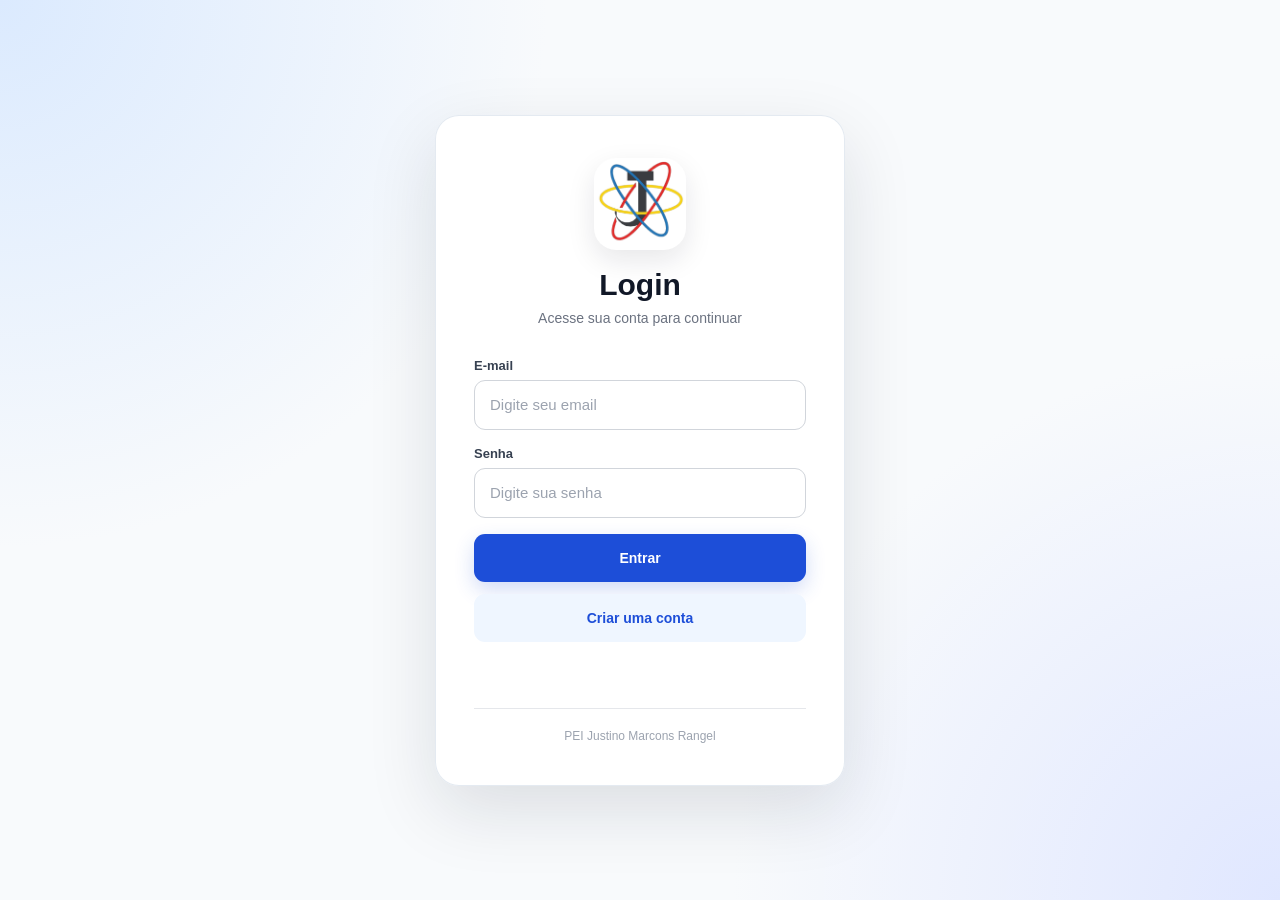
<file: index.html>
<!DOCTYPE html>
<html lang="pt-BR">

<head>
    <meta charset="UTF-8">

    <meta
        name="viewport"
        content="width=device-width, initial-scale=1.0"
    >

    <title>Sistema de Login</title>

    <link rel="stylesheet" href="./style.css">
    <link rel="icon" href="logo-jm-transparente.png" type="image/png">
    
</head>

<body>

    <main class="login">

        <div class="logo">
            <img
                src="./logo-jm-transparente.png"
                alt="Logo JM"
            >
        </div>

        <h1 id="titulo">Login</h1>

        <p class="subtitulo">
            Acesse sua conta para continuar
        </p>

        <!-- LOGIN -->
        <div id="areaLogin">

            <div class="campo">

                <label for="emailLogin">
                    E-mail
                </label>

                <input
                    type="email"
                    id="emailLogin"
                    placeholder="Digite seu email"
                    autocomplete="email"
                >

            </div>

            <div class="campo">

                <label for="senhaLogin">
                    Senha
                </label>

                <input
                    type="password"
                    id="senhaLogin"
                    placeholder="Digite sua senha"
                    autocomplete="current-password"
                >

            </div>

            <button
                class="btn-principal"
                type="button"
                onclick="entrar()"
            >
                Entrar
            </button>

            <button
                class="btn-secundario"
                type="button"
                onclick="mostrarCadastro()"
            >
                Criar uma conta
            </button>

        </div>

        <!-- CADASTRO -->
        <div
            id="areaCadastro"
            style="display: none;"
        >

            <div class="campo">

                <label for="emailCadastro">
                    E-mail
                </label>

                <input
                    type="email"
                    id="emailCadastro"
                    placeholder="Crie seu email"
                    autocomplete="email"
                >

            </div>

            <div class="campo">

                <label for="senhaCadastro">
                    Senha
                </label>

                <input
                    type="password"
                    id="senhaCadastro"
                    placeholder="Crie sua senha"
                    autocomplete="new-password"
                >

            </div>

            <div class="campo">

                <label for="confirmarSenha">
                    Confirmar senha
                </label>

                <input
                    type="password"
                    id="confirmarSenha"
                    placeholder="Confirme sua senha"
                    autocomplete="new-password"
                >

            </div>

            <button
                class="btn-principal"
                type="button"
                onclick="criarConta()"
            >
                Criar conta
            </button>

            <button
                class="btn-secundario"
                type="button"
                onclick="voltarLogin()"
            >
                Voltar para login
            </button>

        </div>

        <p id="mensagem"></p>

        <footer class="rodape-login">
            PEI Justino Marcons Rangel
        </footer>

    </main>

    <script src="./scriptt.js"></script>

</body>

</html>
</file>
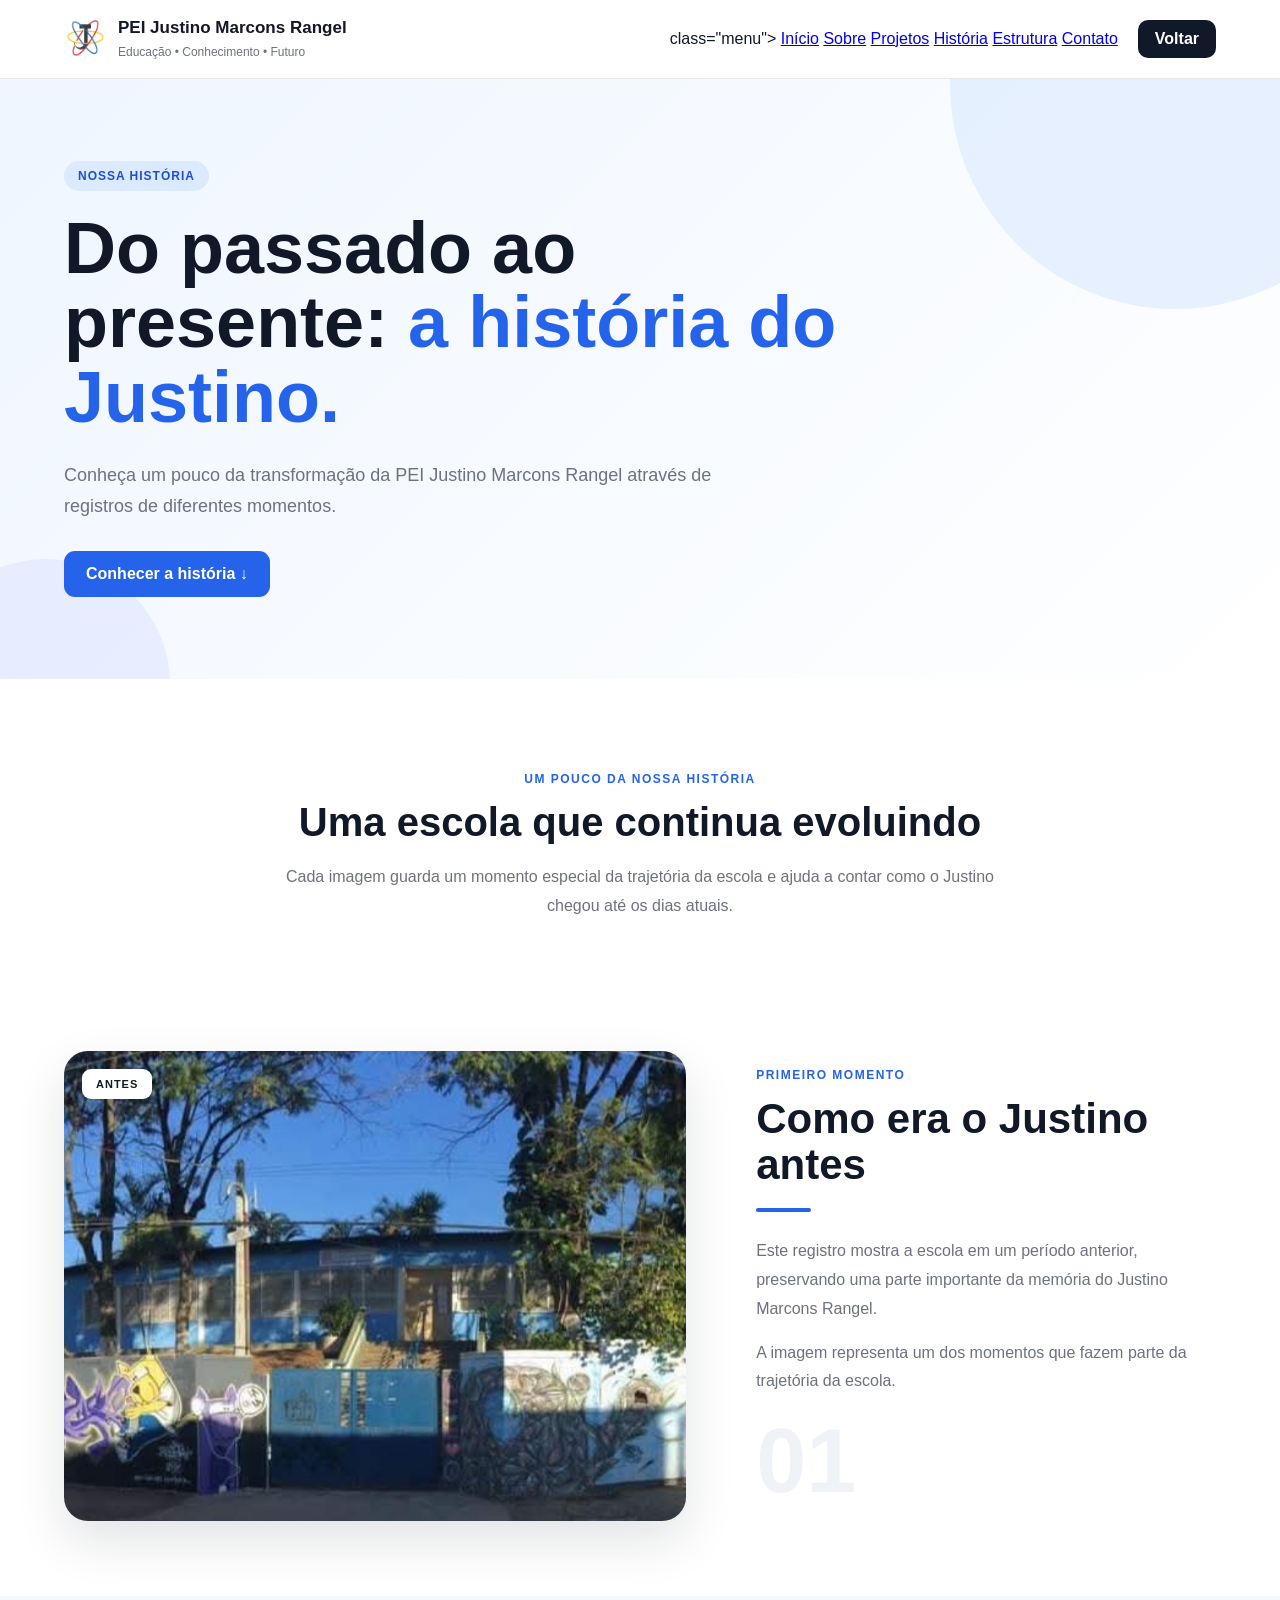
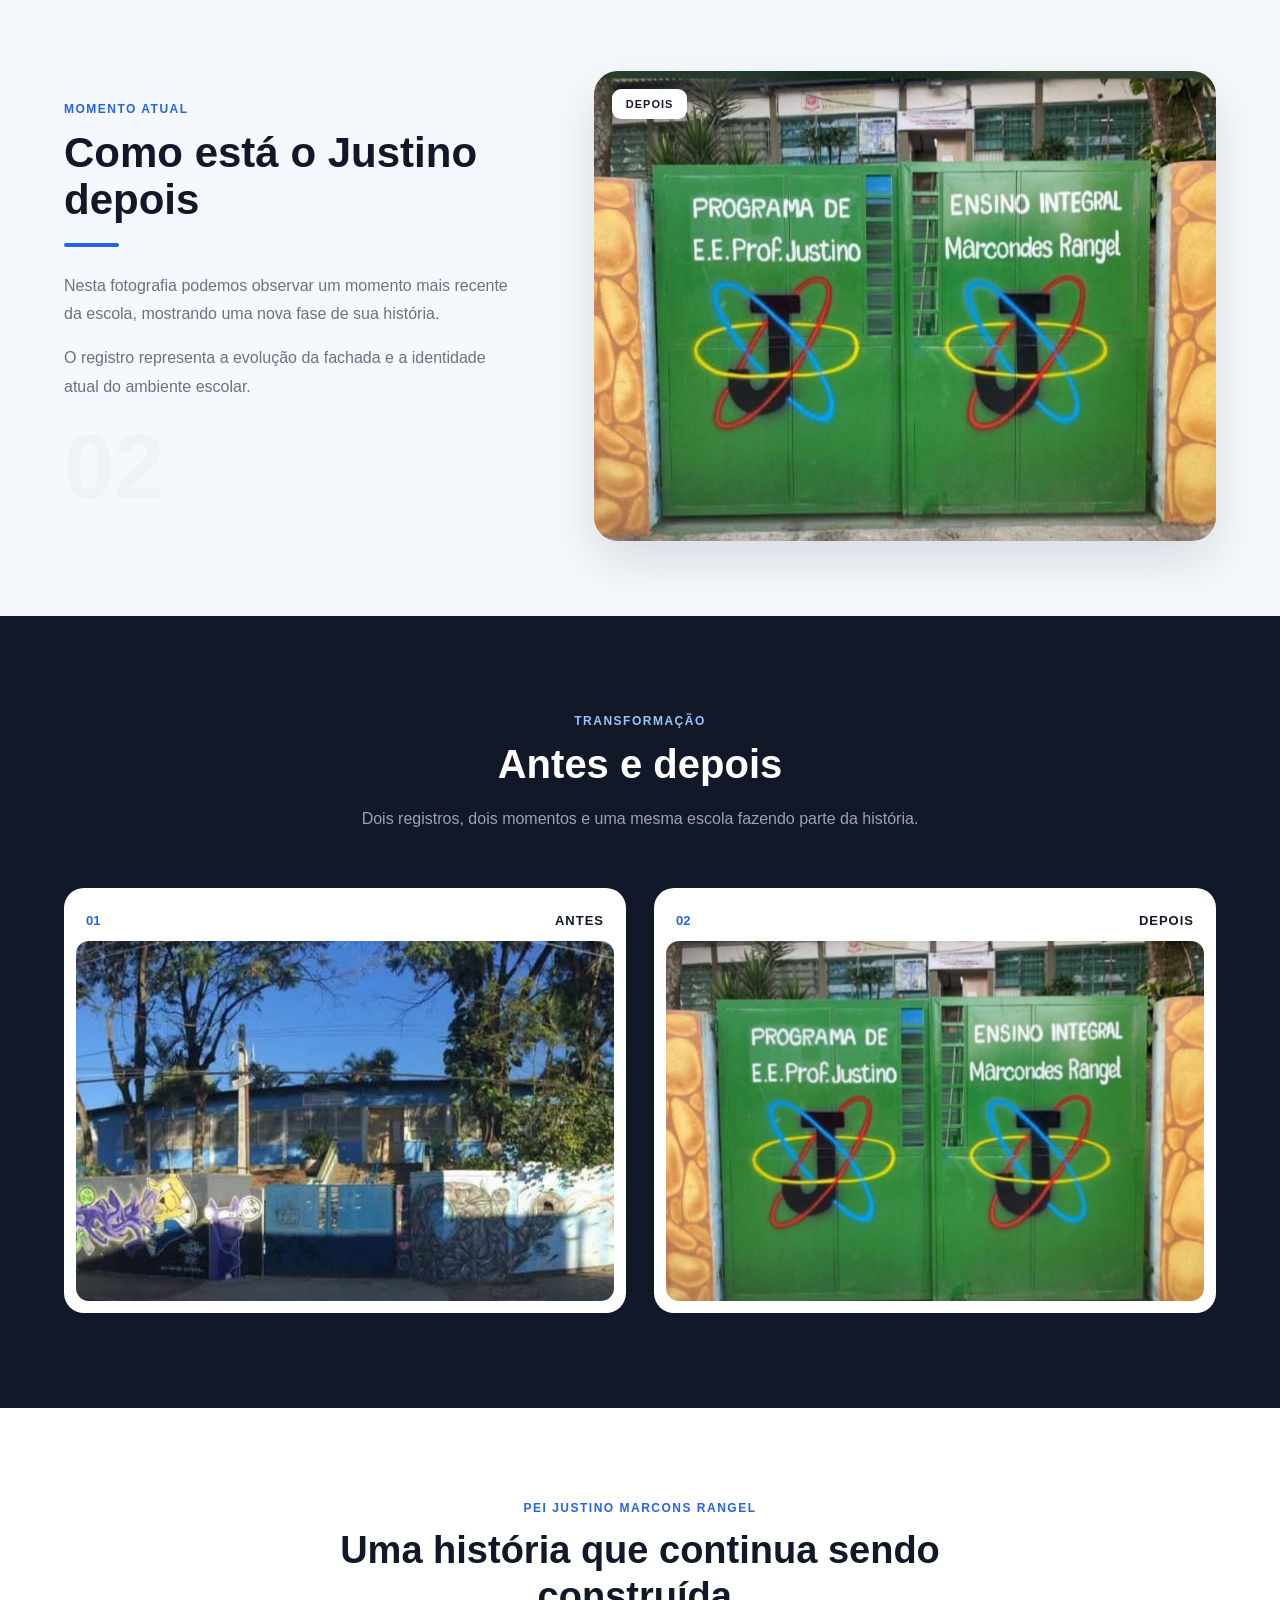
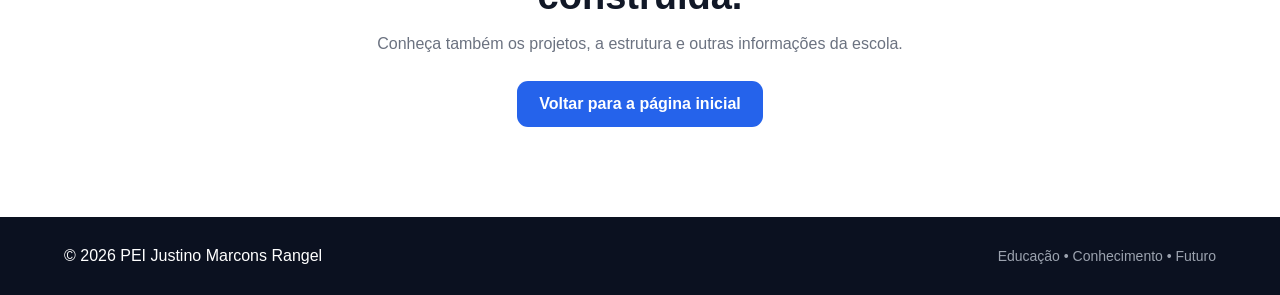
<file: historia.html>
<!DOCTYPE html>
<html lang="pt-BR">

<head>
    <meta charset="UTF-8">
    <meta name="viewport" content="width=device-width, initial-scale=1.0">

    <title>História | PEI Justino Marcons Rangel</title>

    <link rel="stylesheet" href="historia.css">
</head>

<body>

    <!-- CABEÇALHO -->
    <header class="header">

        <div class="container header-content">

            <div class="logo-area">

                <div class="logo-icon">
                    <img
                        src="logo-jm-transparente.png"
                        alt="Logo JM"
                    >
                </div>

                <div class="logo-text">
                    <h1>PEI Justino Marcons Rangel</h1>
                    <span>Educação • Conhecimento • Futuro</span>
                </div>

            </div>

            <nav> class="menu">
                <a href="escola.html#inicio">Início</a>
                <a href="escola.html#sobre">Sobre</a>
                <a href="escola.html#projetos">Projetos</a>
                <a href="historia.html" class="active">História</a>
                <a href="escola.html#estrutura">Estrutura</a>
                <a href="escola.html#contato">Contato</a>
            </nav>

            <a href="escola.html" class="btn-voltar">
                Voltar
            </a>

        </div>

    </header>


    <!-- HERO -->
    <main>

        <section class="hero">

            <div class="hero-background"></div>

            <div class="container hero-content">

                <div class="hero-text">

                    <span class="tag">
                        NOSSA HISTÓRIA
                    </span>

                    <h2>
                        Do passado ao presente:
                        <strong>a história do Justino.</strong>
                    </h2>

                    <p>
                        Conheça um pouco da transformação da
                        PEI Justino Marcons Rangel através de
                        registros de diferentes momentos.
                    </p>

                    <a href="#antes" class="hero-button">
                        Conhecer a história ↓
                    </a>

                </div>

            </div>

        </section>


        <!-- INTRODUÇÃO -->
        <section class="intro">

            <div class="container">

                <div class="section-heading">

                    <span>UM POUCO DA NOSSA HISTÓRIA</span>

                    <h2>
                        Uma escola que continua evoluindo
                    </h2>

                    <p>
                        Cada imagem guarda um momento especial
                        da trajetória da escola e ajuda a contar
                        como o Justino chegou até os dias atuais.
                    </p>

                </div>

            </div>

        </section>


        <!-- ANTES -->
        <section class="history-section" id="antes">

            <div class="container">

                <div class="history-grid">

                    <div class="history-image">

                        <div class="image-label">
                            ANTES
                        </div>

                        <img
                            src="justino-antes.jpg"
                            alt="PEI Justino Marcons Rangel em um período anterior"
                        >

                    </div>


                    <div class="history-content">

                        <span class="small-title">
                            PRIMEIRO MOMENTO
                        </span>

                        <h2>
                            Como era o Justino antes
                        </h2>

                        <div class="line"></div>

                        <p>
                            Este registro mostra a escola em um
                            período anterior, preservando uma
                            parte importante da memória do
                            Justino Marcons Rangel.
                        </p>

                        <p>
                            A imagem representa um dos momentos
                            que fazem parte da trajetória da escola.
                        </p>

                        <div class="number">
                            01
                        </div>

                    </div>

                </div>

            </div>

        </section>


        <!-- DEPOIS -->
        <section class="history-section current" id="depois">

            <div class="container">

                <div class="history-grid reverse">

                    <div class="history-content">

                        <span class="small-title">
                            MOMENTO ATUAL
                        </span>

                        <h2>
                            Como está o Justino depois
                        </h2>

                        <div class="line"></div>

                        <p>
                            Nesta fotografia podemos observar
                            um momento mais recente da escola,
                            mostrando uma nova fase de sua história.
                        </p>

                        <p>
                            O registro representa a evolução
                            da fachada e a identidade atual
                            do ambiente escolar.
                        </p>

                        <div class="number">
                            02
                        </div>

                    </div>


                    <div class="history-image">

                        <div class="image-label">
                            DEPOIS
                        </div>

                        <img
                            src="justino-depois.jpg"
                            alt="PEI Justino Marcons Rangel atualmente"
                        >

                    </div>

                </div>

            </div>

        </section>


        <!-- COMPARAÇÃO -->
        <section class="comparison">

            <div class="container">

                <div class="section-heading light">

                    <span>TRANSFORMAÇÃO</span>

                    <h2>
                        Antes e depois
                    </h2>

                    <p>
                        Dois registros, dois momentos e uma
                        mesma escola fazendo parte da história.
                    </p>

                </div>


                <div class="comparison-grid">

                    <div class="comparison-card">

                        <div class="comparison-header">
                            <span>01</span>
                            <strong>ANTES</strong>
                        </div>

                        <div class="comparison-image">
                            <img
                                src="justino-antes.jpg"
                                alt="Antes"
                            >
                        </div>

                    </div>


                    <div class="comparison-card">

                        <div class="comparison-header">
                            <span>02</span>
                            <strong>DEPOIS</strong>
                        </div>

                        <div class="comparison-image">
                            <img
                                src="justino-depois.jpg"
                                alt="Depois"
                            >
                        </div>

                    </div>

                </div>

            </div>

        </section>


        <!-- FINAL -->
        <section class="final-section">

            <div class="container">

                <span>
                    PEI JUSTINO MARCONS RANGEL
                </span>

                <h2>
                    Uma história que continua sendo construída.
                </h2>

                <p>
                    Conheça também os projetos, a estrutura
                    e outras informações da escola.
                </p>

                <a href="escola.html" class="final-button">
                    Voltar para a página inicial
                </a>

            </div>

        </section>

    </main>


    <!-- RODAPÉ -->
    <footer>

        <div class="container footer-content">

            <p>
                © 2026 PEI Justino Marcons Rangel
            </p>

            <span>
                Educação • Conhecimento • Futuro
            </span>

        </div>

    </footer>


    <script src="historia.js"></script>

</body>
</html>
</file>
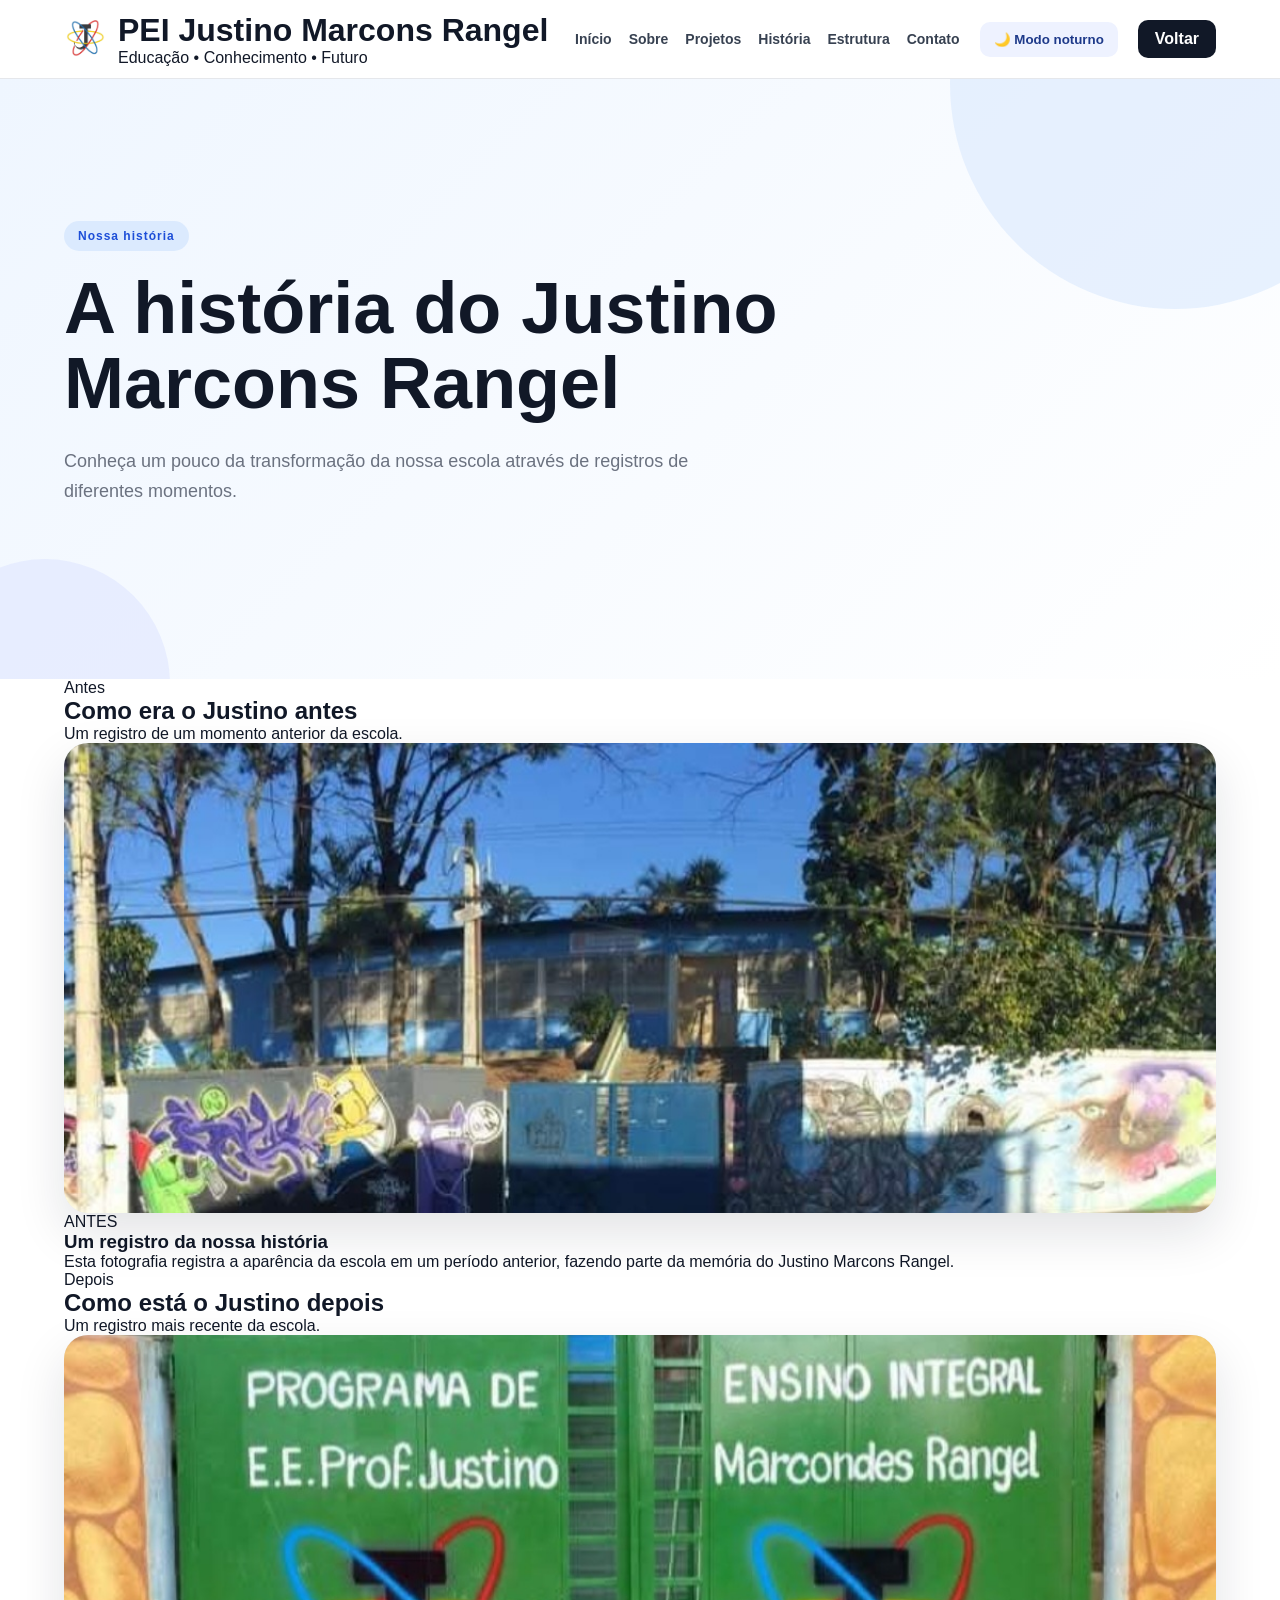
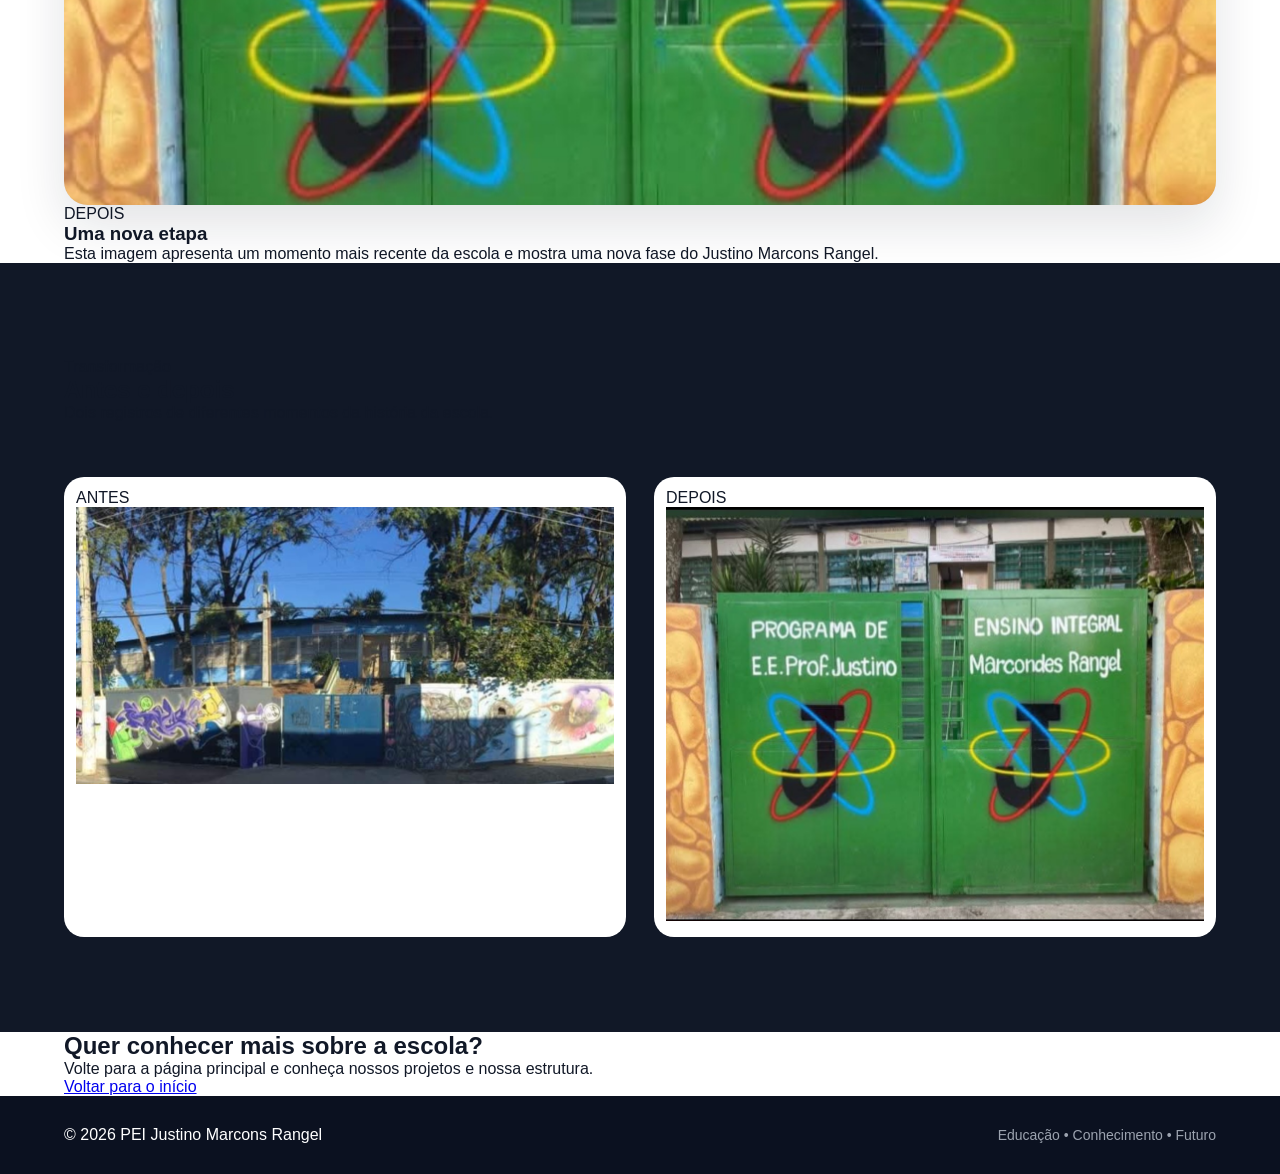
<file: história.html>
<!DOCTYPE html>
<html lang="pt-BR">

<head>
    <meta charset="UTF-8">
    <meta name="viewport" content="width=device-width, initial-scale=1.0">

    <title>História | PEI Justino Marcons Rangel</title>

    <link rel="stylesheet" href="historia.css">
</head>

<body>

    <!-- CABEÇALHO -->
    <header class="header">

        <div class="container header-content">

            <div class="logo-area">
                <div class="logo-icon">
                    <img src="logo-jm-transparente.png"
                         alt="Logo JM">
                </div>

                <div>
                    <h1>PEI Justino Marcons Rangel</h1>
                    <span>Educação • Conhecimento • Futuro</span>
                </div>
            </div>

            <nav class="menu">
                <a href="escola.html#inicio">Início</a>
                <a href="escola.html#sobre">Sobre</a>
                <a href="escola.html#projetos">Projetos</a>
                <a href="historia.html">História</a>
                <a href="escola.html#estrutura">Estrutura</a>
                <a href="escola.html#contato">Contato</a>
            </nav>

            <button
                class="btn-theme"
                id="btnTema"
                type="button"
                onclick="alternarModo()">
                🌙 Modo noturno
            </button>

            <a href="escola.html" class="btn-voltar">
                Voltar
            </a>

        </div>

    </header>


    <!-- HERO -->
    <section class="hero">

        <div class="container hero-content">

            <div class="hero-text">

                <span class="tag">
                    Nossa história
                </span>

                <h2>
                    A história do
                    Justino Marcons Rangel
                </h2>

                <p>
                    Conheça um pouco da transformação
                    da nossa escola através de registros
                    de diferentes momentos.
                </p>

            </div>

        </div>

    </section>


    <!-- ANTES -->
    <section class="section">

        <div class="container">

            <div class="section-title">

                <span>Antes</span>

                <h2>
                    Como era o Justino antes
                </h2>

                <p>
                    Um registro de um momento anterior
                    da escola.
                </p>

            </div>


            <div class="history-card">

                <div class="history-image">
                    <img
                        src="justino-antes.jpg"
                        alt="PEI Justino Marcons Rangel antes"
                    >
                </div>

                <div class="history-text">

                    <span class="history-label">
                        ANTES
                    </span>

                    <h3>
                        Um registro da nossa história
                    </h3>

                    <p>
                        Esta fotografia registra a aparência
                        da escola em um período anterior,
                        fazendo parte da memória do
                        Justino Marcons Rangel.
                    </p>

                </div>

            </div>

        </div>

    </section>


    <!-- DEPOIS -->
    <section class="section section-light">

        <div class="container">

            <div class="section-title">

                <span>Depois</span>

                <h2>
                    Como está o Justino depois
                </h2>

                <p>
                    Um registro mais recente da escola.
                </p>

            </div>


            <div class="history-card reverse">

                <div class="history-image">
                    <img
                        src="justino-depois.jpg"
                        alt="PEI Justino Marcons Rangel depois"
                    >
                </div>

                <div class="history-text">

                    <span class="history-label">
                        DEPOIS
                    </span>

                    <h3>
                        Uma nova etapa
                    </h3>

                    <p>
                        Esta imagem apresenta um momento
                        mais recente da escola e mostra
                        uma nova fase do Justino Marcons Rangel.
                    </p>

                </div>

            </div>

        </div>

    </section>


    <!-- ANTES E DEPOIS -->
    <section class="comparison">

        <div class="container">

            <div class="section-title white">

                <span>
                    Transformação
                </span>

                <h2>
                    Antes e depois
                </h2>

                <p>
                    Dois registros de diferentes momentos
                    da história da escola.
                </p>

            </div>


            <div class="comparison-grid">

                <div class="comparison-card">

                    <div class="comparison-title">
                        <span>ANTES</span>
                    </div>

                    <img
                        src="justino-antes.jpg"
                        alt="Justino Marcons Rangel antes"
                    >

                </div>


                <div class="comparison-card">

                    <div class="comparison-title">
                        <span>DEPOIS</span>
                    </div>

                    <img
                        src="justino-depois.jpg"
                        alt="Justino Marcons Rangel depois"
                    >

                </div>

            </div>

        </div>

    </section>


    <!-- VOLTAR -->
    <section class="back-section">

        <div class="container">

            <h2>
                Quer conhecer mais sobre a escola?
            </h2>

            <p>
                Volte para a página principal e
                conheça nossos projetos e nossa estrutura.
            </p>

            <a href="escola.html" class="btn-primary">
                Voltar para o início
            </a>

        </div>

    </section>


    <!-- RODAPÉ -->
    <footer>

        <div class="container footer-content">

            <p>
                © 2026 PEI Justino Marcons Rangel
            </p>

            <span>
                Educação • Conhecimento • Futuro
            </span>

        </div>

    </footer>


    <script src="historia.js"></script>

</body>

</html>
</file>
<file: style.css>
* {
    margin: 0;
    padding: 0;
    box-sizing: border-box;
}

body {
    min-height: 100vh;
    display: flex;
    align-items: center;
    justify-content: center;
    padding: 20px;

    font-family: Arial, Helvetica, sans-serif;

    background:
        radial-gradient(circle at top left, #dbeafe, transparent 35%),
        radial-gradient(circle at bottom right, #e0e7ff, transparent 35%),
        #f8fafc;
}

.login {
    width: 100%;
    max-width: 410px;

    padding: 42px 38px;

    background: rgba(255, 255, 255, 0.97);

    border: 1px solid rgba(226, 232, 240, 0.9);
    border-radius: 24px;

    box-shadow: 0 25px 70px rgba(15, 23, 42, 0.12);
}

.logo {
    width: 92px;
    height: 92px;

    margin: 0 auto 18px;

    display: flex;
    align-items: center;
    justify-content: center;

    background: #ffffff;

    border-radius: 22px;

    overflow: hidden;

    box-shadow: 0 10px 28px rgba(15, 23, 42, 0.10);
}

.logo img {
    width: 100%;
    height: 100%;

    display: block;

    object-fit: contain;
}

#titulo {
    margin-bottom: 8px;

    text-align: center;

    font-size: 30px;

    color: #111827;
}

.subtitulo {
    margin-bottom: 32px;

    text-align: center;

    color: #6b7280;

    font-size: 14px;
}

.campo {
    margin-bottom: 16px;
}

.campo label {
    display: block;

    margin-bottom: 7px;

    color: #374151;

    font-size: 13px;
    font-weight: 600;
}

input {
    width: 100%;
    height: 50px;

    padding: 0 15px;

    border: 1px solid #d1d5db;
    border-radius: 11px;

    background: #ffffff;

    font-size: 15px;

    outline: none;

    transition: 0.2s;
}

input:focus {
    border-color: #2563eb;

    box-shadow:
        0 0 0 4px rgba(37, 99, 235, 0.10);
}

input::placeholder {
    color: #9ca3af;
}

button {
    width: 100%;
    min-height: 48px;

    border: none;
    border-radius: 11px;

    cursor: pointer;

    font-size: 14px;
    font-weight: 700;

    transition: 0.2s;
}

.btn-principal {
    background: #1d4ed8;
    color: #ffffff;

    box-shadow:
        0 8px 20px rgba(29, 78, 216, 0.20);
}

.btn-principal:hover {
    background: #1e40af;

    transform: translateY(-1px);
}

.btn-secundario {
    margin-top: 12px;

    background: #eff6ff;
    color: #1d4ed8;
}

.btn-secundario:hover {
    background: #dbeafe;
}

#mensagem {
    min-height: 20px;

    margin-top: 20px;

    text-align: center;

    font-size: 13px;
    font-weight: 600;

    color: #dc2626;
}

.rodape-login {
    margin-top: 26px;
    padding-top: 20px;

    border-top: 1px solid #e5e7eb;

    text-align: center;

    color: #9ca3af;

    font-size: 12px;
}

@media (max-width: 500px) {

    .login {
        padding: 32px 24px;
        border-radius: 20px;
    }

    .logo {
        width: 82px;
        height: 82px;
    }

    #titulo {
        font-size: 26px;
    }
}
</file>
<file: historia.css>
* {
    margin: 0;
    padding: 0;
    box-sizing: border-box;
}

html {
    scroll-behavior: smooth;
}

body {
    font-family: Arial, Helvetica, sans-serif;
    background: #ffffff;
    color: #111827;
    overflow-x: hidden;
}

img {
    max-width: 100%;
}

.container {
    width: 90%;
    max-width: 1200px;
    margin: 0 auto;
}


/* =========================
   HEADER
========================= */

.header {
    position: sticky;
    top: 0;
    z-index: 1000;
    background: rgba(255, 255, 255, 0.96);
    border-bottom: 1px solid #e5e7eb;
    backdrop-filter: blur(12px);
}

.header-content {
    min-height: 78px;
    display: flex;
    align-items: center;
    gap: 20px;
}

.logo-area {
    display: flex;
    align-items: center;
    gap: 12px;
    margin-right: auto;
}

.logo-icon {
    width: 42px;
    height: 42px;
    display: flex;
    align-items: center;
    justify-content: center;
}

.logo-icon img {
    width: 40px;
    height: 40px;
    object-fit: contain;
}

.logo-text h1 {
    font-size: 17px;
    margin-bottom: 4px;
}

.logo-text span {
    color: #6b7280;
    font-size: 12px;
}


/* =========================
   MENU
========================= */

.menu {
    display: flex;
    align-items: center;
    gap: 17px;
}

.menu a {
    position: relative;
    color: #374151;
    text-decoration: none;
    font-size: 14px;
    font-weight: 600;
    padding: 8px 0;
}

.menu a::after {
    content: "";
    position: absolute;
    left: 0;
    bottom: 0;
    width: 0;
    height: 2px;
    background: #2563eb;
    transition: width 0.25s ease;
}

.menu a:hover::after,
.menu a.active::after {
    width: 100%;
}

.menu a.active {
    color: #2563eb;
}


/* =========================
   BOTÕES
========================= */

.btn-theme {
    border: none;
    background: #eef2ff;
    color: #1e3a8a;
    padding: 10px 14px;
    border-radius: 10px;
    font-weight: 600;
    cursor: pointer;
    transition: 0.25s ease;
}

.btn-theme:hover {
    transform: translateY(-2px);
}

.btn-voltar {
    text-decoration: none;
    background: #111827;
    color: #ffffff;
    padding: 10px 17px;
    border-radius: 10px;
    font-weight: 600;
    transition: 0.25s ease;
}

.btn-voltar:hover {
    transform: translateY(-2px);
}


/* =========================
   HERO
========================= */

.hero {
    position: relative;
    min-height: 600px;
    display: flex;
    align-items: center;
    overflow: hidden;
    background: linear-gradient(
        135deg,
        #eff6ff,
        #ffffff
    );
}

.hero::before {
    content: "";
    position: absolute;
    width: 450px;
    height: 450px;
    border-radius: 50%;
    background: #dbeafe;
    top: -220px;
    right: -120px;
    opacity: 0.6;
}

.hero::after {
    content: "";
    position: absolute;
    width: 250px;
    height: 250px;
    border-radius: 50%;
    background: #e0e7ff;
    bottom: -130px;
    left: -80px;
    opacity: 0.6;
}

.hero-content {
    position: relative;
    z-index: 2;
}

.hero-text {
    max-width: 800px;
    animation: heroEntrada 0.8s ease forwards;
}

.tag {
    display: inline-block;
    padding: 8px 14px;
    border-radius: 30px;
    background: #dbeafe;
    color: #1d4ed8;
    font-size: 12px;
    font-weight: 800;
    letter-spacing: 1px;
    margin-bottom: 20px;
}

.hero h2 {
    max-width: 800px;
    font-size: clamp(42px, 6vw, 72px);
    line-height: 1.04;
    color: #111827;
    margin-bottom: 25px;
}

.hero h2 strong {
    color: #2563eb;
}

.hero p {
    max-width: 650px;
    font-size: 18px;
    line-height: 1.7;
    color: #6b7280;
    margin-bottom: 30px;
}

.hero-button {
    display: inline-block;
    text-decoration: none;
    background: #2563eb;
    color: white;
    padding: 14px 22px;
    border-radius: 11px;
    font-weight: 700;
    transition: 0.25s ease;
}

.hero-button:hover {
    transform: translateY(-3px);
    box-shadow: 0 12px 25px rgba(37, 99, 235, 0.25);
}


/* =========================
   INTRO
========================= */

.intro {
    padding: 90px 0 55px;
    background: #ffffff;
}

.section-heading {
    max-width: 760px;
    margin: 0 auto;
    text-align: center;
}

.section-heading > span {
    color: #2563eb;
    font-size: 12px;
    font-weight: 800;
    letter-spacing: 1.5px;
}

.section-heading h2 {
    font-size: 40px;
    line-height: 1.15;
    margin: 12px 0 18px;
    color: #111827;
}

.section-heading p {
    color: #6b7280;
    font-size: 16px;
    line-height: 1.8;
}


/* =========================
   HISTÓRIA
========================= */

.history-section {
    padding: 75px 0;
    background: #ffffff;
}

.history-section.current {
    background: #f5f8fc;
}

.history-grid {
    display: grid;
    grid-template-columns: 1.15fr 0.85fr;
    align-items: center;
    gap: 70px;
}

.history-grid.reverse {
    grid-template-columns: 0.85fr 1.15fr;
}

.history-image {
    position: relative;
    border-radius: 24px;
    overflow: hidden;
    background: #e5e7eb;
    box-shadow: 0 20px 50px rgba(15, 23, 42, 0.12);
}

.history-image img {
    width: 100%;
    height: 470px;
    display: block;
    object-fit: cover;
    object-position: center;
    transition: transform 0.6s ease;
}

.history-image:hover img {
    transform: scale(1.04);
}

.image-label {
    position: absolute;
    z-index: 2;
    top: 18px;
    left: 18px;
    background: #ffffff;
    color: #111827;
    padding: 9px 14px;
    border-radius: 9px;
    font-size: 11px;
    font-weight: 800;
    letter-spacing: 1px;
    box-shadow: 0 6px 18px rgba(0, 0, 0, 0.12);
}

.history-content {
    position: relative;
}

.small-title {
    color: #2563eb;
    font-size: 12px;
    font-weight: 800;
    letter-spacing: 1.5px;
}

.history-content h2 {
    font-size: 42px;
    line-height: 1.1;
    margin: 13px 0 20px;
    color: #111827;
}

.line {
    width: 55px;
    height: 4px;
    background: #2563eb;
    border-radius: 5px;
    margin-bottom: 25px;
}

.history-content p {
    color: #6b7280;
    line-height: 1.8;
    font-size: 16px;
    margin-bottom: 15px;
}

.number {
    font-size: 90px;
    line-height: 1;
    font-weight: 900;
    color: #eff3f8;
    margin-top: 20px;
}


/* =========================
   COMPARAÇÃO
========================= */

.comparison {
    padding: 95px 0;
    background: #111827;
}

.section-heading.light > span {
    color: #93c5fd;
}

.section-heading.light h2 {
    color: #ffffff;
}

.section-heading.light p {
    color: #9ca3af;
}

.comparison-grid {
    display: grid;
    grid-template-columns: 1fr 1fr;
    gap: 28px;
    margin-top: 55px;
}

.comparison-card {
    background: #ffffff;
    padding: 12px;
    border-radius: 20px;
    transition: transform 0.3s ease;
}

.comparison-card:hover {
    transform: translateY(-7px);
}

.comparison-header {
    display: flex;
    align-items: center;
    justify-content: space-between;
    padding: 13px 10px;
}

.comparison-header span {
    color: #2563eb;
    font-size: 13px;
    font-weight: 800;
}

.comparison-header strong {
    font-size: 13px;
    letter-spacing: 1px;
}

.comparison-image {
    width: 100%;
    overflow: hidden;
    border-radius: 13px;
}

.comparison-image img {
    width: 100%;
    height: 360px;
    display: block;
    object-fit: cover;
    transition: transform 0.5s ease;
}

.comparison-card:hover img {
    transform: scale(1.03);
}


/* =========================
   FINAL
========================= */

.final-section {
    padding: 90px 0;
    text-align: center;
    background: #ffffff;
}

.final-section > .container > span {
    color: #2563eb;
    font-size: 12px;
    font-weight: 800;
    letter-spacing: 1.5px;
}

.final-section h2 {
    max-width: 700px;
    margin: 12px auto 15px;
    font-size: 38px;
    line-height: 1.2;
}

.final-section p {
    color: #6b7280;
    margin-bottom: 28px;
}

.final-button {
    display: inline-block;
    background: #2563eb;
    color: white;
    text-decoration: none;
    padding: 14px 22px;
    border-radius: 11px;
    font-weight: 700;
    transition: 0.25s ease;
}

.final-button:hover {
    transform: translateY(-3px);
}


/* =========================
   FOOTER
========================= */

footer {
    background: #0b1120;
    color: white;
    padding: 30px 0;
}

.footer-content {
    display: flex;
    justify-content: space-between;
    align-items: center;
    gap: 20px;
}

.footer-content span {
    color: #9ca3af;
    font-size: 14px;
}


/* =========================
   MODO NOTURNO
========================= */

body.modo-noturno {
    background: #0b1120;
    color: #e5e7eb;
}

body.modo-noturno .header {
    background: rgba(17, 24, 39, 0.96);
    border-color: #1f2937;
}

body.modo-noturno .logo-text h1 {
    color: #ffffff;
}

body.modo-noturno .logo-text span {
    color: #9ca3af;
}

body.modo-noturno .menu a {
    color: #d1d5db;
}

body.modo-noturno .menu a.active,
body.modo-noturno .menu a:hover {
    color: #60a5fa;
}

body.modo-noturno .hero {
    background: linear-gradient(
        135deg,
        #111827,
        #0b1120
    );
}

body.modo-noturno .hero h2 {
    color: #ffffff;
}

body.modo-noturno .hero p {
    color: #9ca3af;
}

body.modo-noturno .hero::before {
    background: #172554;
}

body.modo-noturno .hero::after {
    background: #1e1b4b;
}

body.modo-noturno .tag {
    background: #1e3a8a;
    color: #bfdbfe;
}

body.modo-noturno .intro,
body.modo-noturno .history-section,
body.modo-noturno .final-section {
    background: #0b1120;
}

body.modo-noturno .history-section.current {
    background: #111827;
}

body.modo-noturno .section-heading h2,
body.modo-noturno .history-content h2,
body.modo-noturno .final-section h2 {
    color: #ffffff;
}

body.modo-noturno .section-heading p,
body.modo-noturno .history-content p,
body.modo-noturno .final-section p {
    color: #9ca3af;
}

body.modo-noturno .number {
    color: #172033;
}

body.modo-noturno .image-label {
    background: #111827;
    color: #ffffff;
}

body.modo-noturno .btn-theme {
    background: #1f2937;
    color: #dbeafe;
}


/* =========================
   ANIMAÇÕES
========================= */

@keyframes heroEntrada {

    from {
        opacity: 0;
        transform: translateY(25px);
    }

    to {
        opacity: 1;
        transform: translateY(0);
    }

}


/* =========================
   TABLET
========================= */

@media (max-width: 1050px) {

    .header-content {
        flex-wrap: wrap;
        padding: 14px 0;
    }

    .logo-area {
        width: 100%;
    }

    .menu {
        width: 100%;
        justify-content: center;
        flex-wrap: wrap;
        order: 3;
    }

    .history-grid,
    .history-grid.reverse {
        grid-template-columns: 1fr;
        gap: 40px;
    }

    .history-grid.reverse .history-content {
        order: 1;
    }

    .history-grid.reverse .history-image {
        order: 2;
    }

}


/* =========================
   CELULAR
========================= */

@media (max-width: 700px) {

    .container {
        width: 92%;
    }

    .header-content {
        gap: 12px;
    }

    .logo-area {
        margin-right: 0;
    }

    .logo-text h1 {
        font-size: 14px;
    }

    .logo-text span {
        font-size: 10px;
    }

    .logo-icon,
    .logo-icon img {
        width: 36px;
        height: 36px;
    }

    .menu {
        gap: 12px;
    }

    .menu a {
        font-size: 12px;
    }

    .btn-theme,
    .btn-voltar {
        font-size: 12px;
        padding: 9px 11px;
    }


    /* HERO */

    .hero {
        min-height: 520px;
        padding: 70px 0;
    }

    .hero h2 {
        font-size: 42px;
    }

    .hero p {
        font-size: 16px;
    }


    /* TÍTULOS */

    .intro,
    .history-section,
    .comparison,
    .final-section {
        padding: 65px 0;
    }

    .section-heading h2 {
        font-size: 30px;
    }


    /* IMAGENS */

    .history-image {
        width: 100%;
        border-radius: 18px;
    }

    .history-image img {
        width: 100%;
        height: auto;
        min-height: 0;
        aspect-ratio: 4 / 3;
        object-fit: cover;
    }

    .history-content h2 {
        font-size: 32px;
    }

    .number {
        font-size: 65px;
    }


    /* COMPARAÇÃO */

    .comparison-grid {
        grid-template-columns: 1fr;
        gap: 22px;
        margin-top: 40px;
    }

    .comparison-image img {
        height: auto;
        aspect-ratio: 4 / 3;
        object-fit: cover;
    }


    /* RODAPÉ */

    .footer-content {
        flex-direction: column;
        text-align: center;
    }

}


/* =========================
   CELULAR PEQUENO
========================= */

@media (max-width: 430px) {

    .hero h2 {
        font-size: 35px;
    }

    .hero {
        min-height: 480px;
    }

    .menu {
        gap: 9px;
    }

    .menu a {
        font-size: 11px;
    }

    .history-content h2 {
        font-size: 29px;
    }

    .section-heading h2 {
        font-size: 27px;
    }

}
</file>
